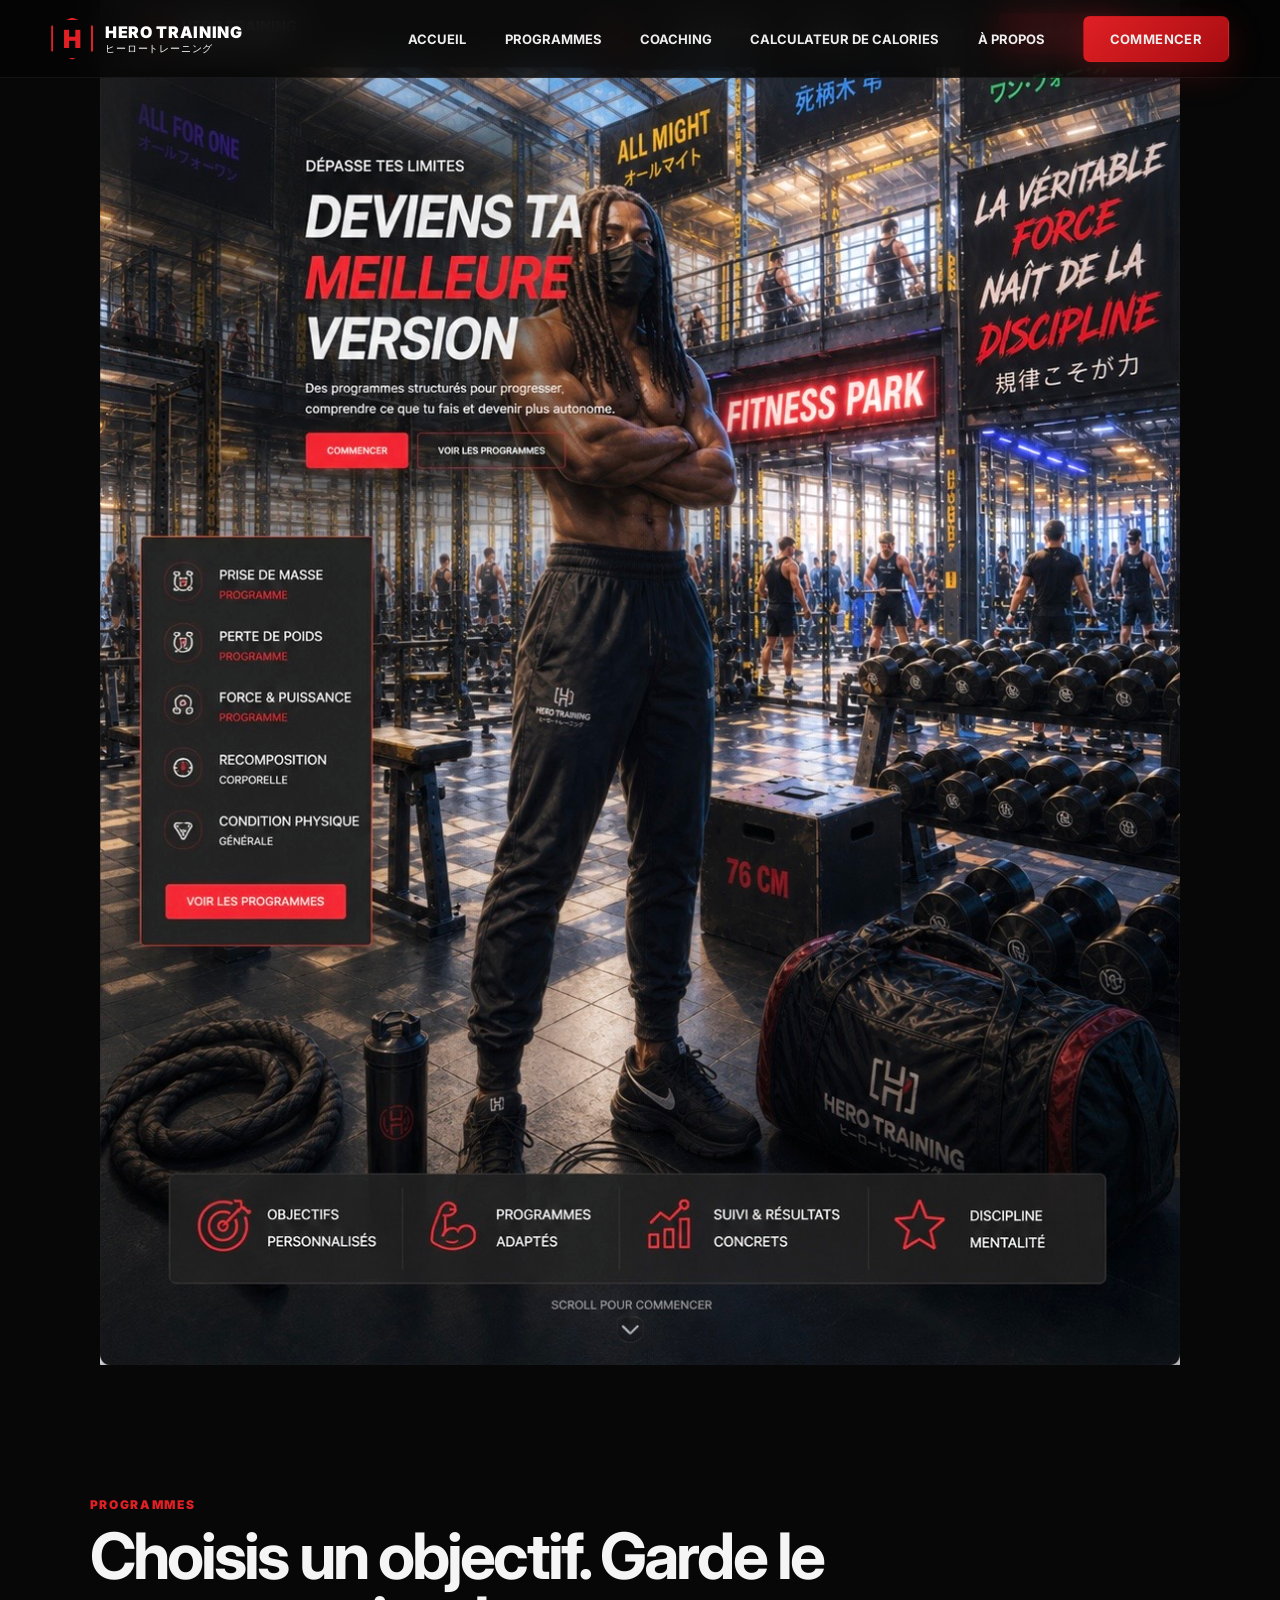
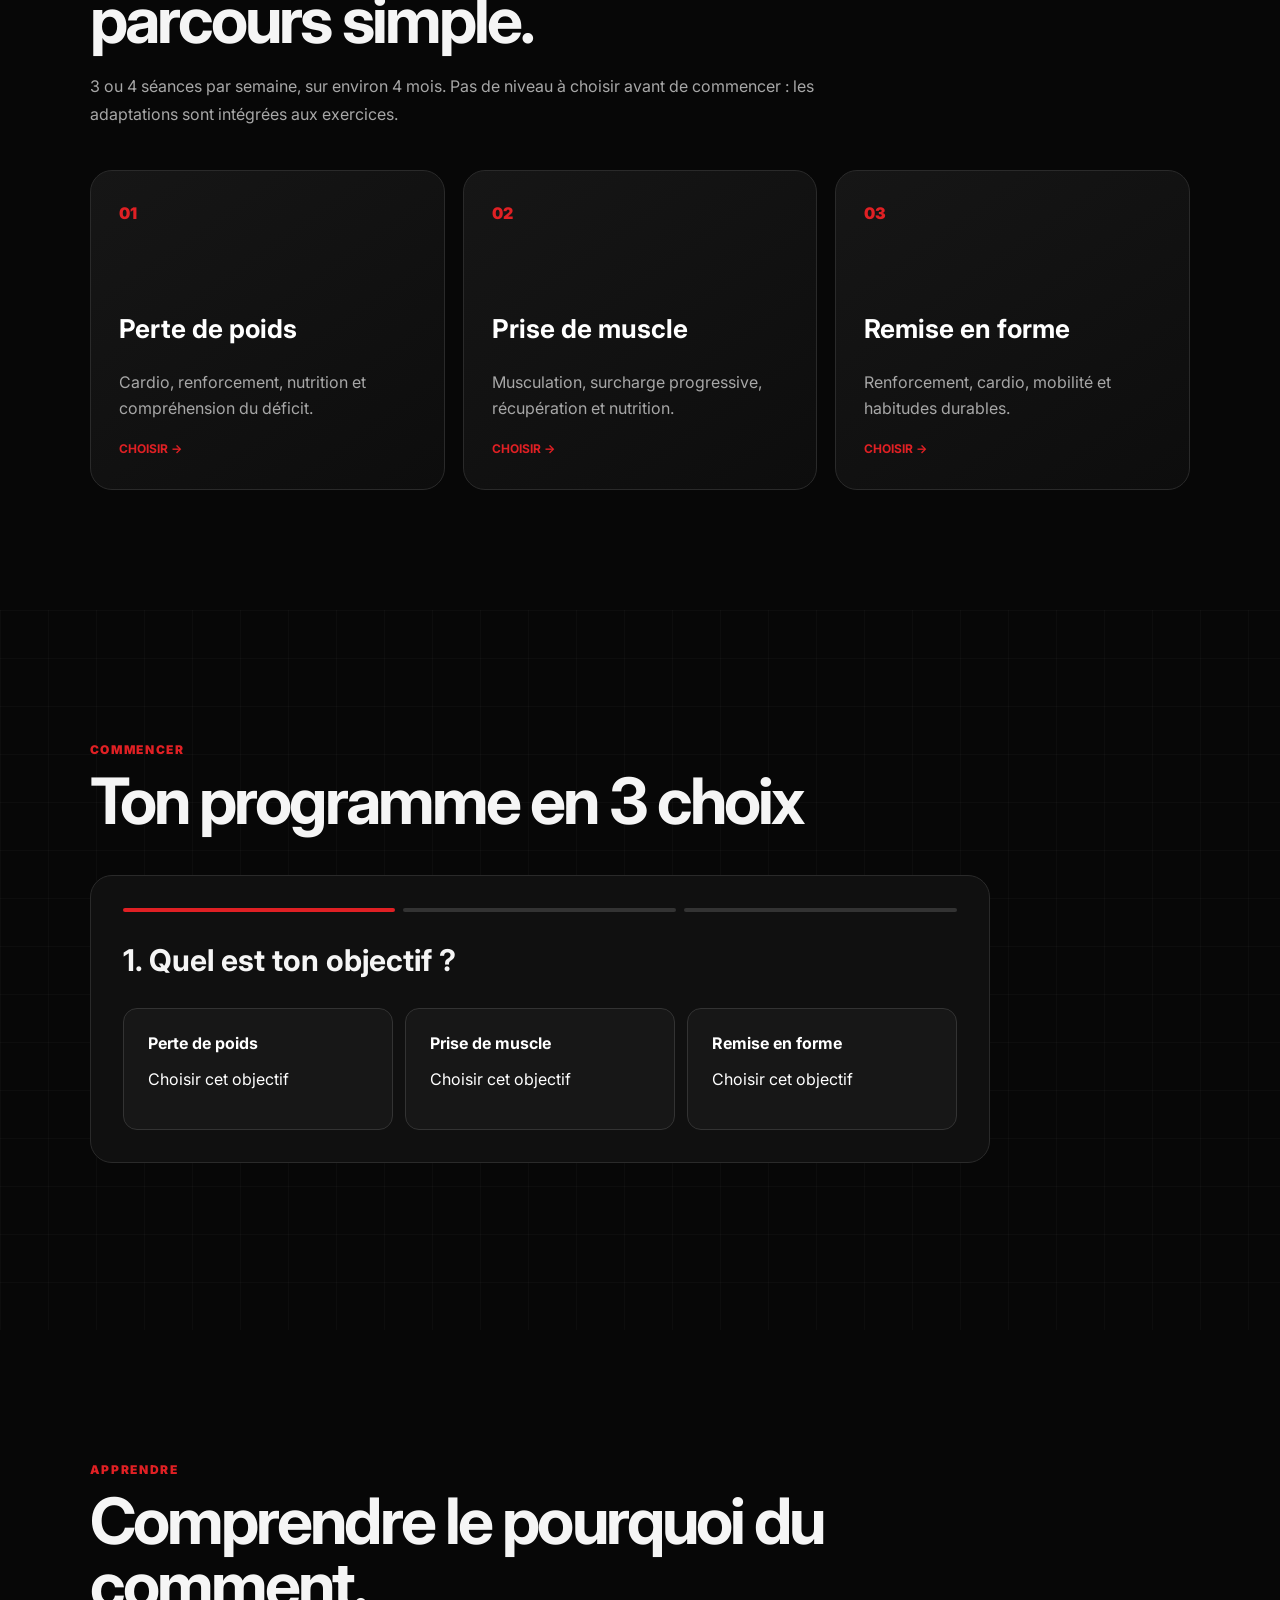
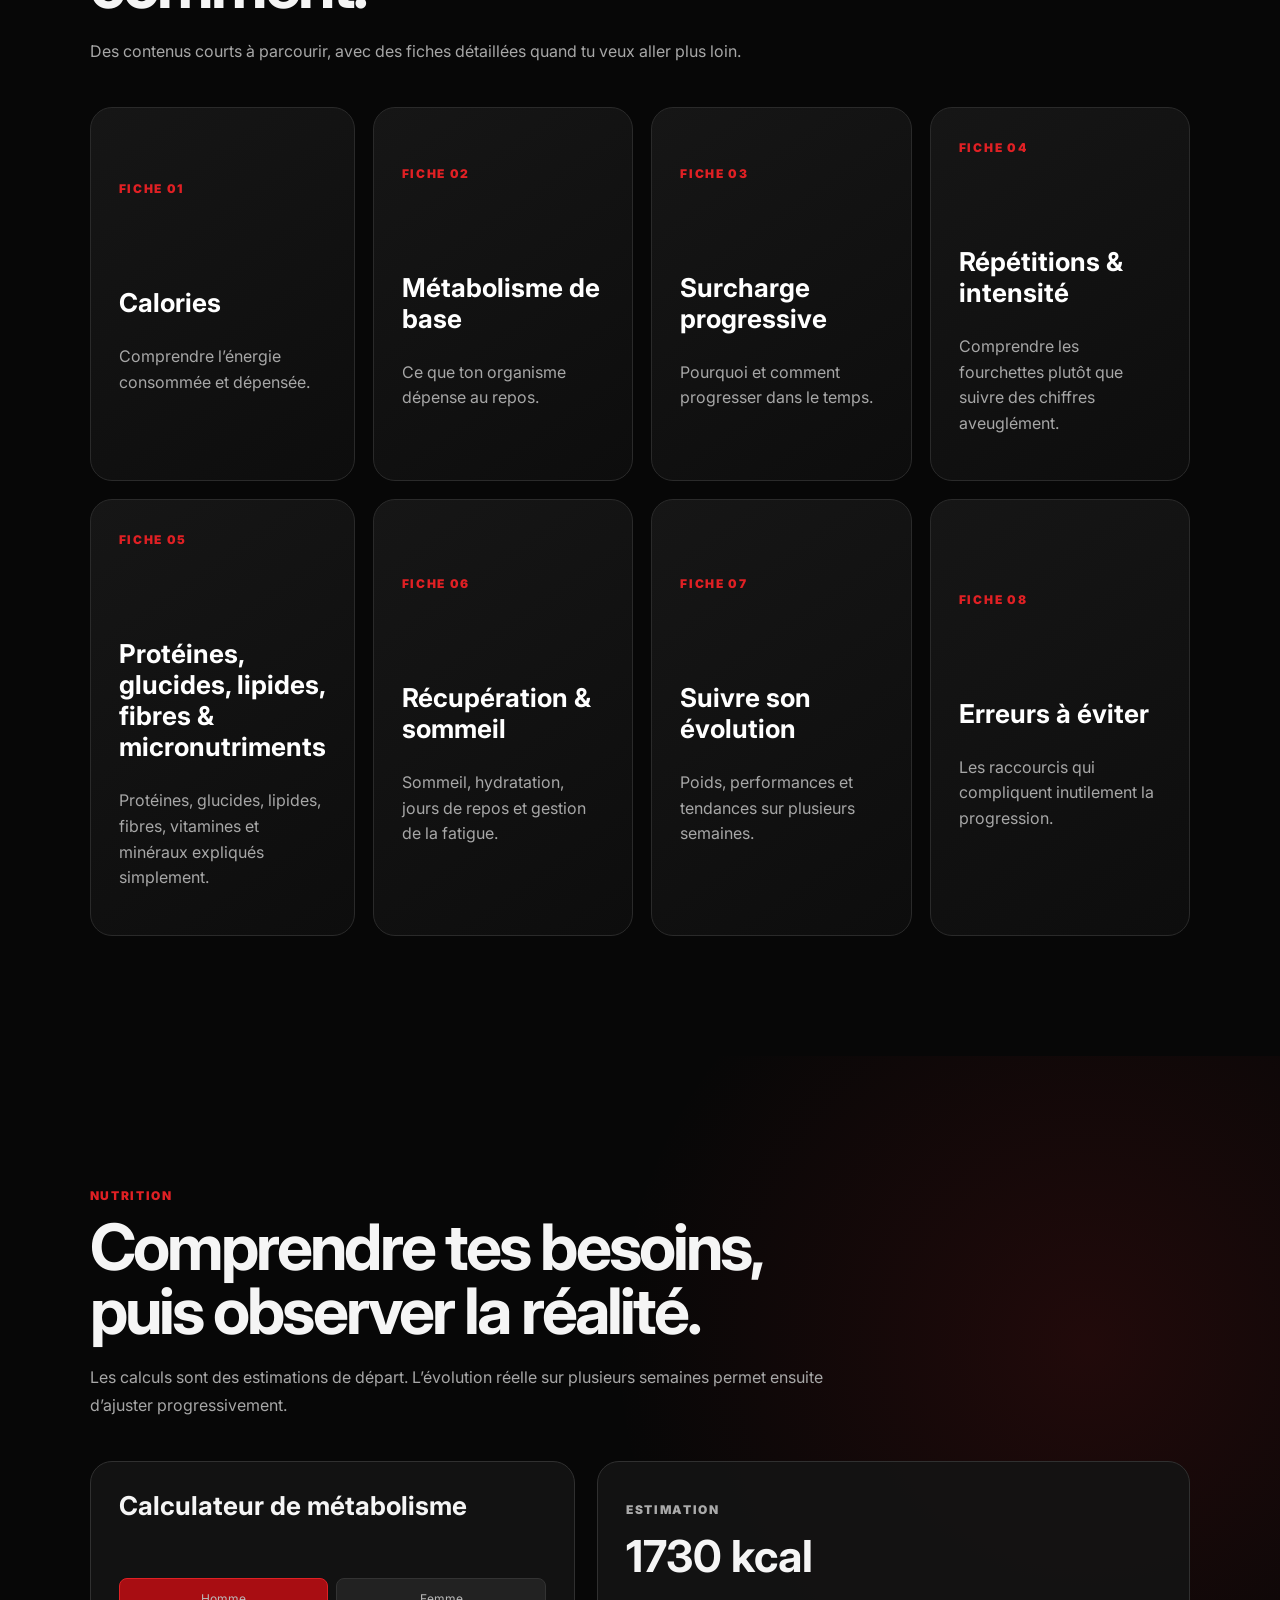
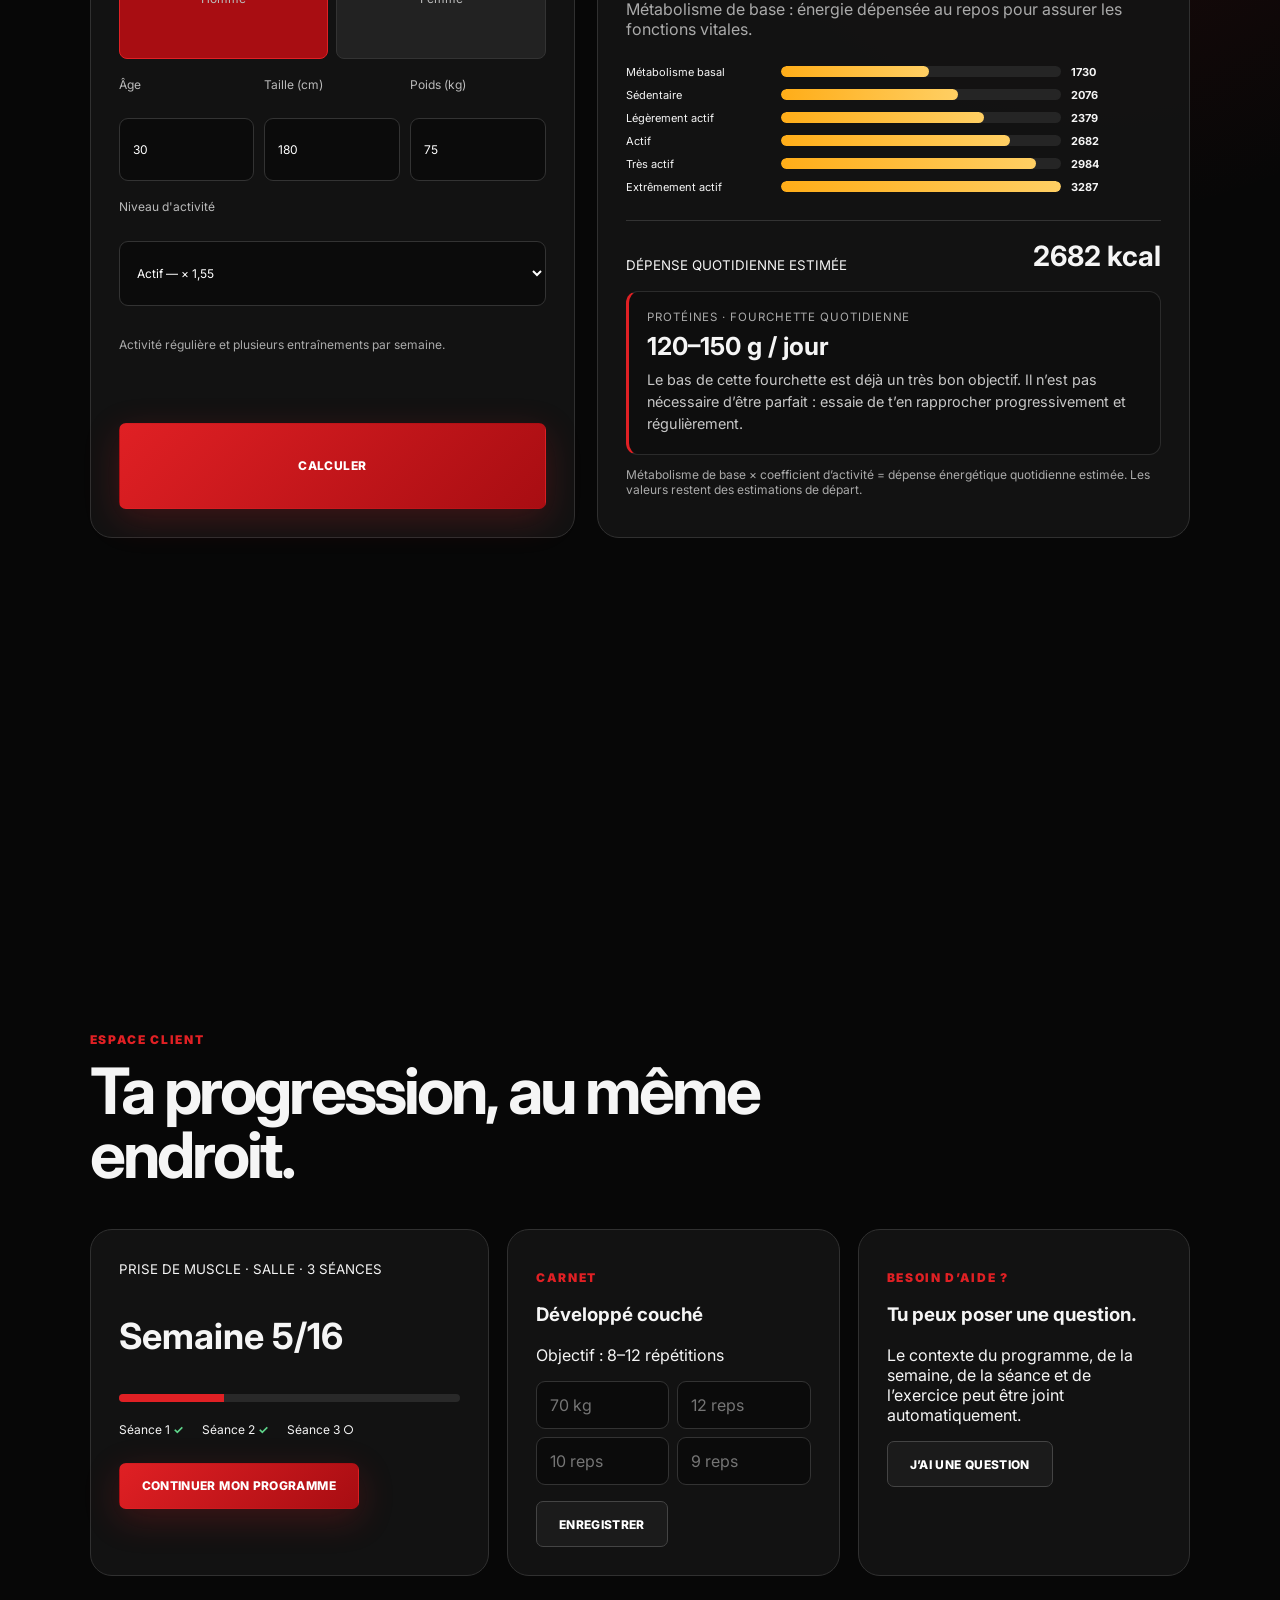
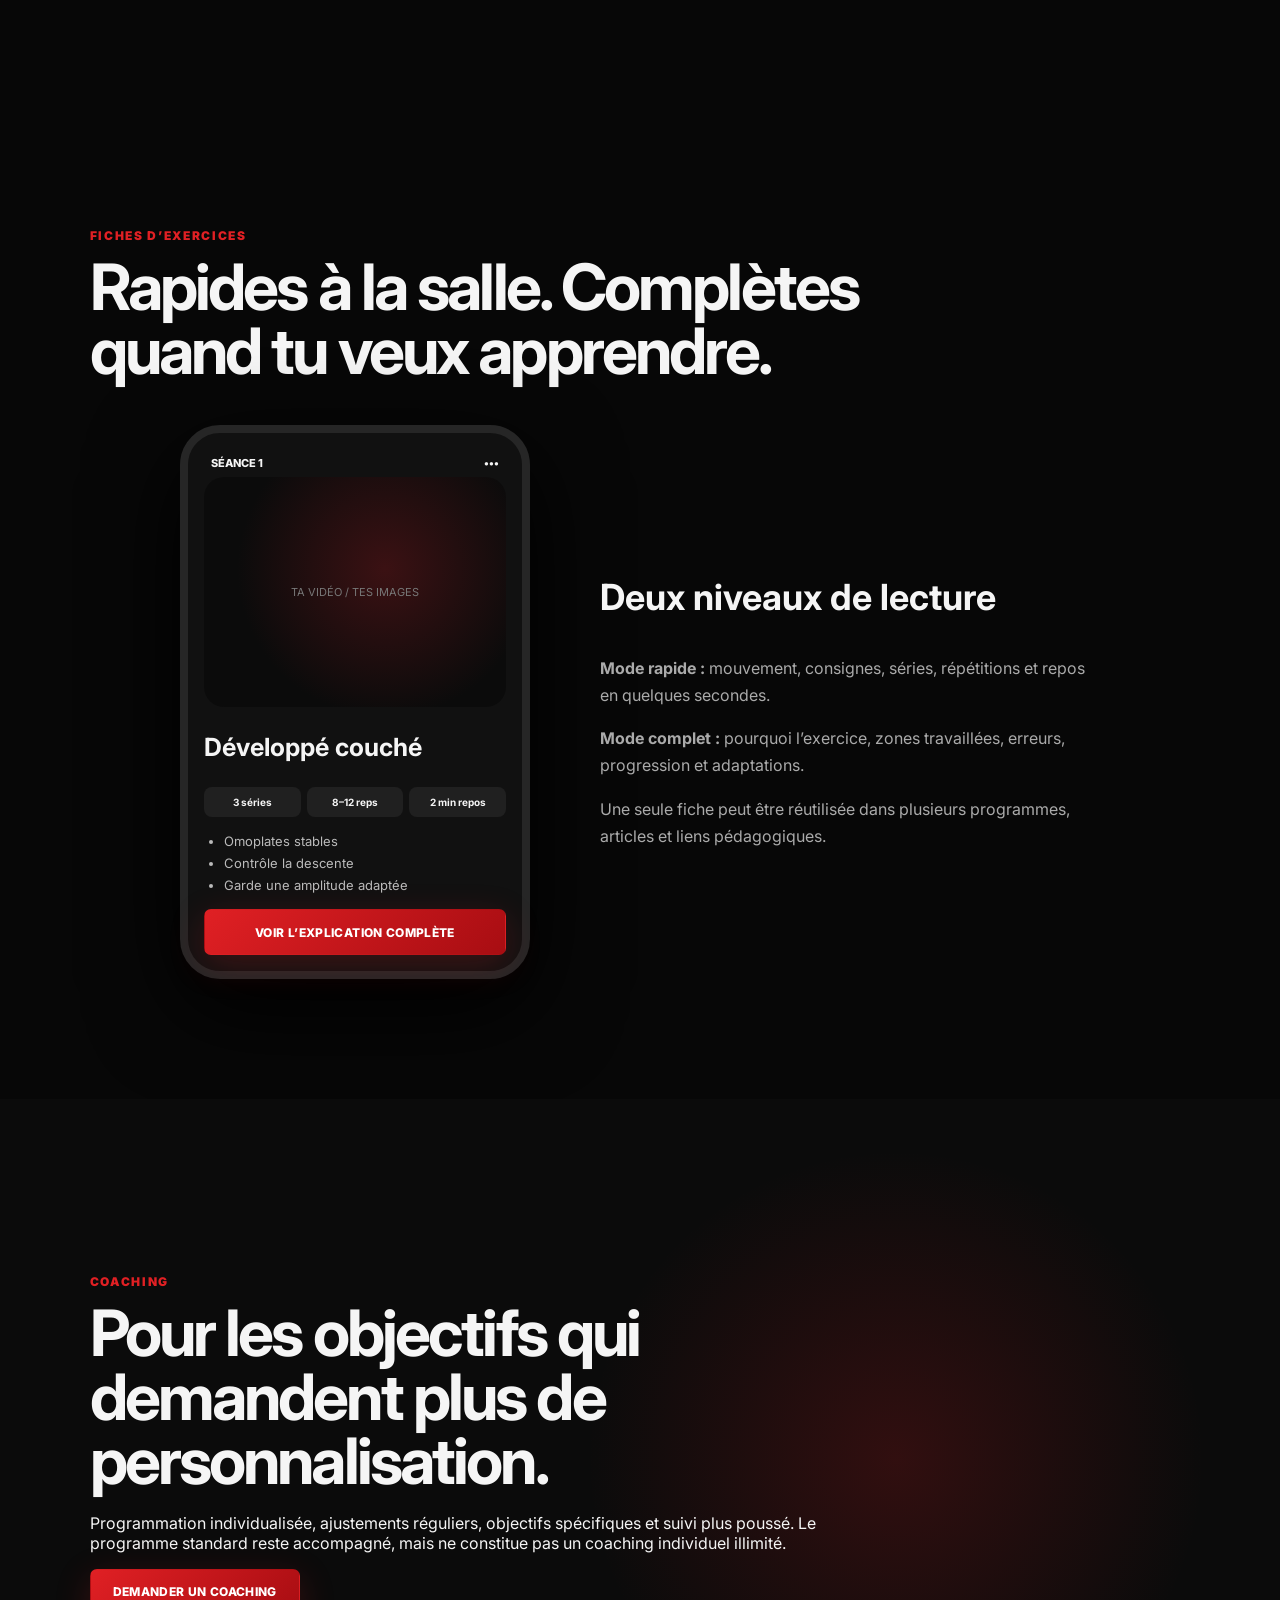
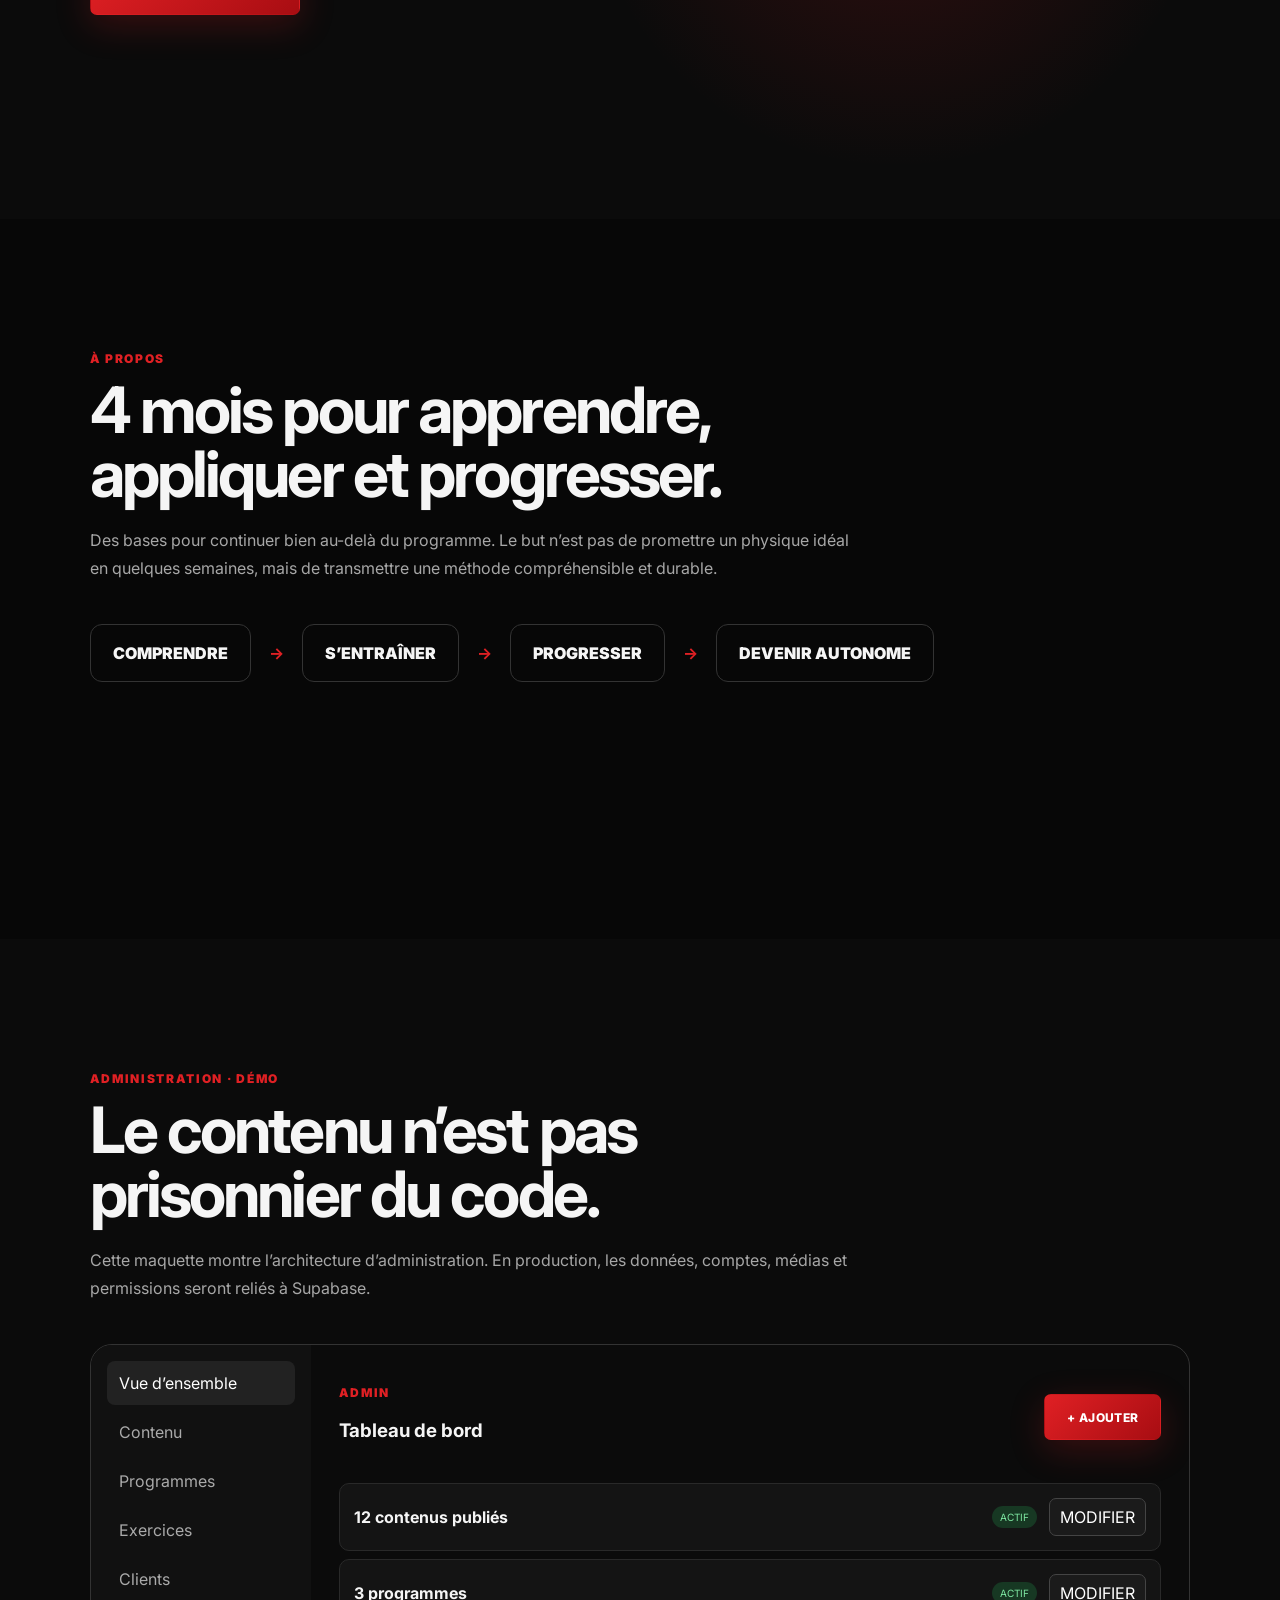
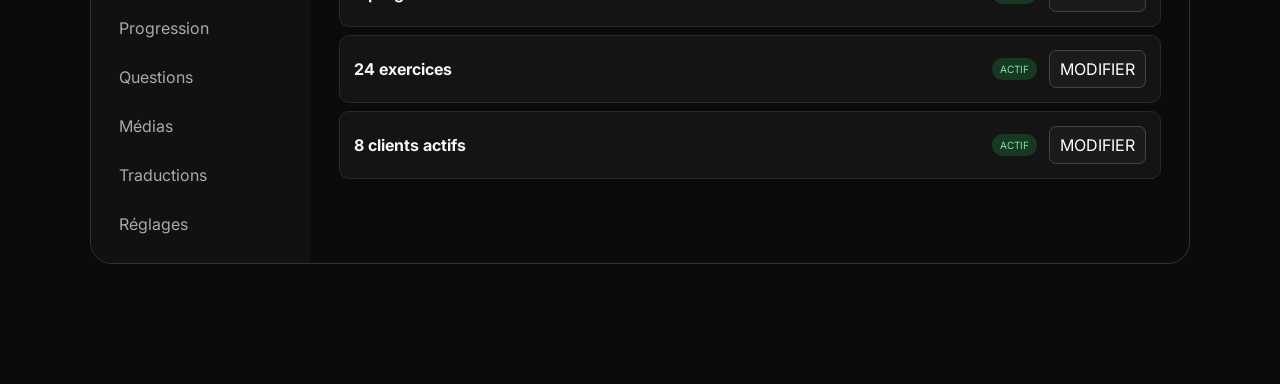
<file: index.html>
<!doctype html>
<html lang="fr">
<head>
  <meta charset="UTF-8" />
  <meta name="viewport" content="width=device-width,initial-scale=1,viewport-fit=cover" />
  <meta name="theme-color" content="#080808" />
  <title>Hero Training</title>
  <link rel="preconnect" href="https://fonts.googleapis.com">
  <link rel="preconnect" href="https://fonts.gstatic.com" crossorigin>
  <link href="https://fonts.googleapis.com/css2?family=Inter:wght@400;500;600;700;800;900&display=swap" rel="stylesheet">
  <link rel="stylesheet" href="styles.css" />
</head>
<body>
  <header class="topbar">
    <a class="brand" href="#accueil" data-route="accueil">
      <span class="brand-mark">H</span><span>HERO TRAINING<small>ヒーロートレーニング</small></span>
    </a>
    <button class="menu-btn" id="menuBtn" aria-label="Ouvrir le menu">☰</button>
    <nav id="mainNav">
      <a href="#accueil" data-route="accueil">ACCUEIL</a>
      <a href="#programmes" data-route="programmes">PROGRAMMES</a>
      <a href="#coaching" data-route="coaching">COACHING</a>
      <a href="calculateur.html">CALCULATEUR DE CALORIES</a>
      <a href="#apropos" data-route="apropos">À PROPOS</a>      <a class="btn btn-primary" href="#commencer" data-route="commencer">COMMENCER</a>
    </nav>
  </header>

  <main id="app">
    <section class="hero hero-reference-page snap" id="accueil" aria-label="Accueil Hero Training">
      <div class="hero-bg" aria-hidden="true"></div>
      <div class="hero-hotspots" aria-label="Raccourcis de la page d’accueil">
        <a class="hotspot hs-title" href="#commencer" aria-label="Commencer"></a>
        <a class="hotspot hs-mass" href="#programmes" data-goal-link="Prise de muscle" aria-label="Prise de masse"></a>
        <a class="hotspot hs-loss" href="#programmes" data-goal-link="Perte de poids" aria-label="Perte de poids"></a>
        <a class="hotspot hs-power" href="#programmes" aria-label="Force et puissance"></a>
        <a class="hotspot hs-recomp" href="#programmes" aria-label="Recomposition corporelle"></a>
        <a class="hotspot hs-condition" href="#programmes" aria-label="Condition physique générale"></a>
        <a class="hotspot hs-programs" href="#programmes" aria-label="Voir les programmes"></a>
        <a class="hotspot hs-objectifs" href="#commencer" aria-label="Objectifs personnalisés"></a>
        <a class="hotspot hs-adaptes" href="#programmes" aria-label="Programmes adaptés"></a>
        <a class="hotspot hs-suivi" href="#dashboard" aria-label="Suivi et résultats"></a>
        <a class="hotspot hs-discipline" href="#coaching" aria-label="Discipline et mentalité"></a>
      </div>
    </section>

    <section class="section snap" id="programmes">
      <div class="section-head reveal"><p class="eyebrow">PROGRAMMES</p><h2>Choisis un objectif. Garde le parcours simple.</h2><p>3 ou 4 séances par semaine, sur environ 4 mois. Pas de niveau à choisir avant de commencer : les adaptations sont intégrées aux exercices.</p></div>
      <div class="cards three">
        <button class="goal-card reveal" data-goal="Perte de poids"><span>01</span><h3>Perte de poids</h3><p>Cardio, renforcement, nutrition et compréhension du déficit.</p><b>CHOISIR →</b></button>
        <button class="goal-card reveal" data-goal="Prise de muscle"><span>02</span><h3>Prise de muscle</h3><p>Musculation, surcharge progressive, récupération et nutrition.</p><b>CHOISIR →</b></button>
        <button class="goal-card reveal" data-goal="Remise en forme"><span>03</span><h3>Remise en forme</h3><p>Renforcement, cardio, mobilité et habitudes durables.</p><b>CHOISIR →</b></button>
      </div>
    </section>

    <section class="section dark-grid snap" id="commencer">
      <div class="section-head reveal"><p class="eyebrow">COMMENCER</p><h2>Ton programme en 3 choix</h2></div>
      <div class="wizard reveal">
        <div class="steps"><i class="active"></i><i></i><i></i></div>
        <div id="wizardBody"></div>
      </div>
    </section>

    <section class="section snap" id="apprendre">
      <div class="section-head reveal"><p class="eyebrow">APPRENDRE</p><h2>Comprendre le pourquoi du comment.</h2><p>Des contenus courts à parcourir, avec des fiches détaillées quand tu veux aller plus loin.</p></div>
      <div class="cards four" id="knowledgeCards"></div>
    </section>

    <section class="section nutrition snap" id="nutrition">
      <div class="section-head reveal"><p class="eyebrow">NUTRITION</p><h2>Comprendre tes besoins, puis observer la réalité.</h2><p>Les calculs sont des estimations de départ. L’évolution réelle sur plusieurs semaines permet ensuite d’ajuster progressivement.</p></div>
      <div class="nutrition-layout">
        <form class="calculator glass reveal" id="bmrForm">
          <h3>Calculateur de métabolisme</h3>
          <div class="segmented"><label><input type="radio" name="sex" value="male" checked><span>Homme</span></label><label><input type="radio" name="sex" value="female"><span>Femme</span></label></div>
          <div class="field-grid">
            <label>Âge<input name="age" type="number" min="14" max="100" value="30"></label>
            <label>Taille (cm)<input name="height" type="number" min="120" max="230" value="180"></label>
            <label>Poids (kg)<input name="weight" type="number" min="35" max="300" step=".1" value="75"></label>
          </div>
          <label>Niveau d'activité<select name="activity" id="activity">
            <option value="1.2">Sédentaire — × 1,20</option>
            <option value="1.375">Légèrement actif — × 1,375</option>
            <option value="1.55" selected>Actif — × 1,55</option>
            <option value="1.725">Très actif — × 1,725</option>
            <option value="1.9">Extrêmement actif — × 1,90</option>
          </select></label>
          <p class="hint" id="activityHint"></p>
          <button class="btn btn-primary" type="submit">CALCULER</button>
        </form>
        <div class="result-panel glass reveal">
          <p class="eyebrow">ESTIMATION</p><h3 id="bmrValue">— kcal</h3><p>Métabolisme de base : énergie dépensée au repos pour assurer les fonctions vitales.</p>
          <div class="energy-bars" id="energyBars"></div>
          <div class="tdee"><small>DÉPENSE QUOTIDIENNE ESTIMÉE</small><strong id="tdeeValue">— kcal</strong></div>
          <div class="protein-box">
            <small>PROTÉINES · FOURCHETTE QUOTIDIENNE</small>
            <strong id="proteinRange">— g / jour</strong>
            <p id="proteinNote">Le bas de la fourchette est déjà très bien. Essaie de t’en rapprocher progressivement, sans pression.</p>
          </div>
          <p class="formula">Métabolisme de base × coefficient d’activité = dépense énergétique quotidienne estimée. Les valeurs restent des estimations de départ.</p>
        </div>
      </div>
      <div class="food-space reveal"><div><p class="eyebrow">PLATS & EXEMPLES</p><h3>Une galerie prévue pour tes propres photos.</h3><p>Ajoute ici tes plats, exemples de repas, portions, idées nutritionnelles et visuels depuis l’administration.</p></div><button class="btn btn-ghost" data-admin-jump="media">GÉRER LES IMAGES</button></div>
    </section>

    <section class="section snap" id="dashboard">
      <div class="section-head reveal"><p class="eyebrow">ESPACE CLIENT</p><h2>Ta progression, au même endroit.</h2></div>
      <div class="dashboard-grid">
        <div class="glass progress-card reveal"><small>PRISE DE MUSCLE · SALLE · 3 SÉANCES</small><h3>Semaine <span>5/16</span></h3><div class="progress"><i style="width:31%"></i></div><div class="session-row"><span>Séance 1 <b>✓</b></span><span>Séance 2 <b>✓</b></span><span>Séance 3 ○</span></div><button class="btn btn-primary">CONTINUER MON PROGRAMME</button></div>
        <div class="glass reveal"><p class="eyebrow">CARNET</p><h3>Développé couché</h3><p>Objectif : 8–12 répétitions</p><div class="log-row"><input placeholder="70 kg"><input placeholder="12 reps"><input placeholder="10 reps"><input placeholder="9 reps"></div><button class="btn btn-ghost" id="saveLog">ENREGISTRER</button><small id="logStatus"></small></div>
        <div class="glass reveal"><p class="eyebrow">BESOIN D’AIDE ?</p><h3>Tu peux poser une question.</h3><p>Le contexte du programme, de la semaine, de la séance et de l’exercice peut être joint automatiquement.</p><button class="btn btn-ghost" id="questionBtn">J’AI UNE QUESTION</button></div>
      </div>
    </section>

    <section class="section snap" id="exercices">
      <div class="section-head reveal"><p class="eyebrow">FICHES D’EXERCICES</p><h2>Rapides à la salle. Complètes quand tu veux apprendre.</h2></div>
      <div class="phone-demo reveal">
        <div class="phone">
          <div class="phone-top">SÉANCE 1 <span>•••</span></div>
          <div class="exercise-visual"><span>TA VIDÉO / TES IMAGES</span></div>
          <h3>Développé couché</h3><div class="quick-stats"><b>3 séries</b><b>8–12 reps</b><b>2 min repos</b></div>
          <ul><li>Omoplates stables</li><li>Contrôle la descente</li><li>Garde une amplitude adaptée</li></ul>
          <button class="btn btn-primary wide" data-modal="exercise">VOIR L’EXPLICATION COMPLÈTE</button>
        </div>
        <div class="phone-copy"><h3>Deux niveaux de lecture</h3><p><b>Mode rapide :</b> mouvement, consignes, séries, répétitions et repos en quelques secondes.</p><p><b>Mode complet :</b> pourquoi l’exercice, zones travaillées, erreurs, progression et adaptations.</p><p>Une seule fiche peut être réutilisée dans plusieurs programmes, articles et liens pédagogiques.</p></div>
      </div>
    </section>

    <section class="section premium snap" id="coaching">
      <div class="section-head reveal"><p class="eyebrow">COACHING</p><h2>Pour les objectifs qui demandent plus de personnalisation.</h2><p>Programmation individualisée, ajustements réguliers, objectifs spécifiques et suivi plus poussé. Le programme standard reste accompagné, mais ne constitue pas un coaching individuel illimité.</p><button class="btn btn-primary">DEMANDER UN COACHING</button></div>
    </section>

    <section class="section snap" id="apropos">
      <div class="section-head reveal"><p class="eyebrow">À PROPOS</p><h2>4 mois pour apprendre, appliquer et progresser.</h2><p>Des bases pour continuer bien au-delà du programme. Le but n’est pas de promettre un physique idéal en quelques semaines, mais de transmettre une méthode compréhensible et durable.</p></div>
      <div class="journey reveal"><span>COMPRENDRE</span><b>→</b><span>S’ENTRAÎNER</span><b>→</b><span>PROGRESSER</span><b>→</b><span>DEVENIR AUTONOME</span></div>
    </section>

    <section class="section admin snap" id="admin">
      <div class="section-head reveal"><p class="eyebrow">ADMINISTRATION · DÉMO</p><h2>Le contenu n’est pas prisonnier du code.</h2><p>Cette maquette montre l’architecture d’administration. En production, les données, comptes, médias et permissions seront reliés à Supabase.</p></div>
      <div class="admin-shell reveal">
        <aside id="adminTabs"></aside>
        <div class="admin-main" id="adminMain"></div>
      </div>
    </section>
  </main>

  <div class="modal" id="modal" aria-hidden="true"><div class="modal-card"><button class="modal-close" id="modalClose">×</button><div id="modalBody"></div></div></div>
  <div class="toast" id="toast"></div>
  <script src="app.js"></script>
</body>
</html>
</file>
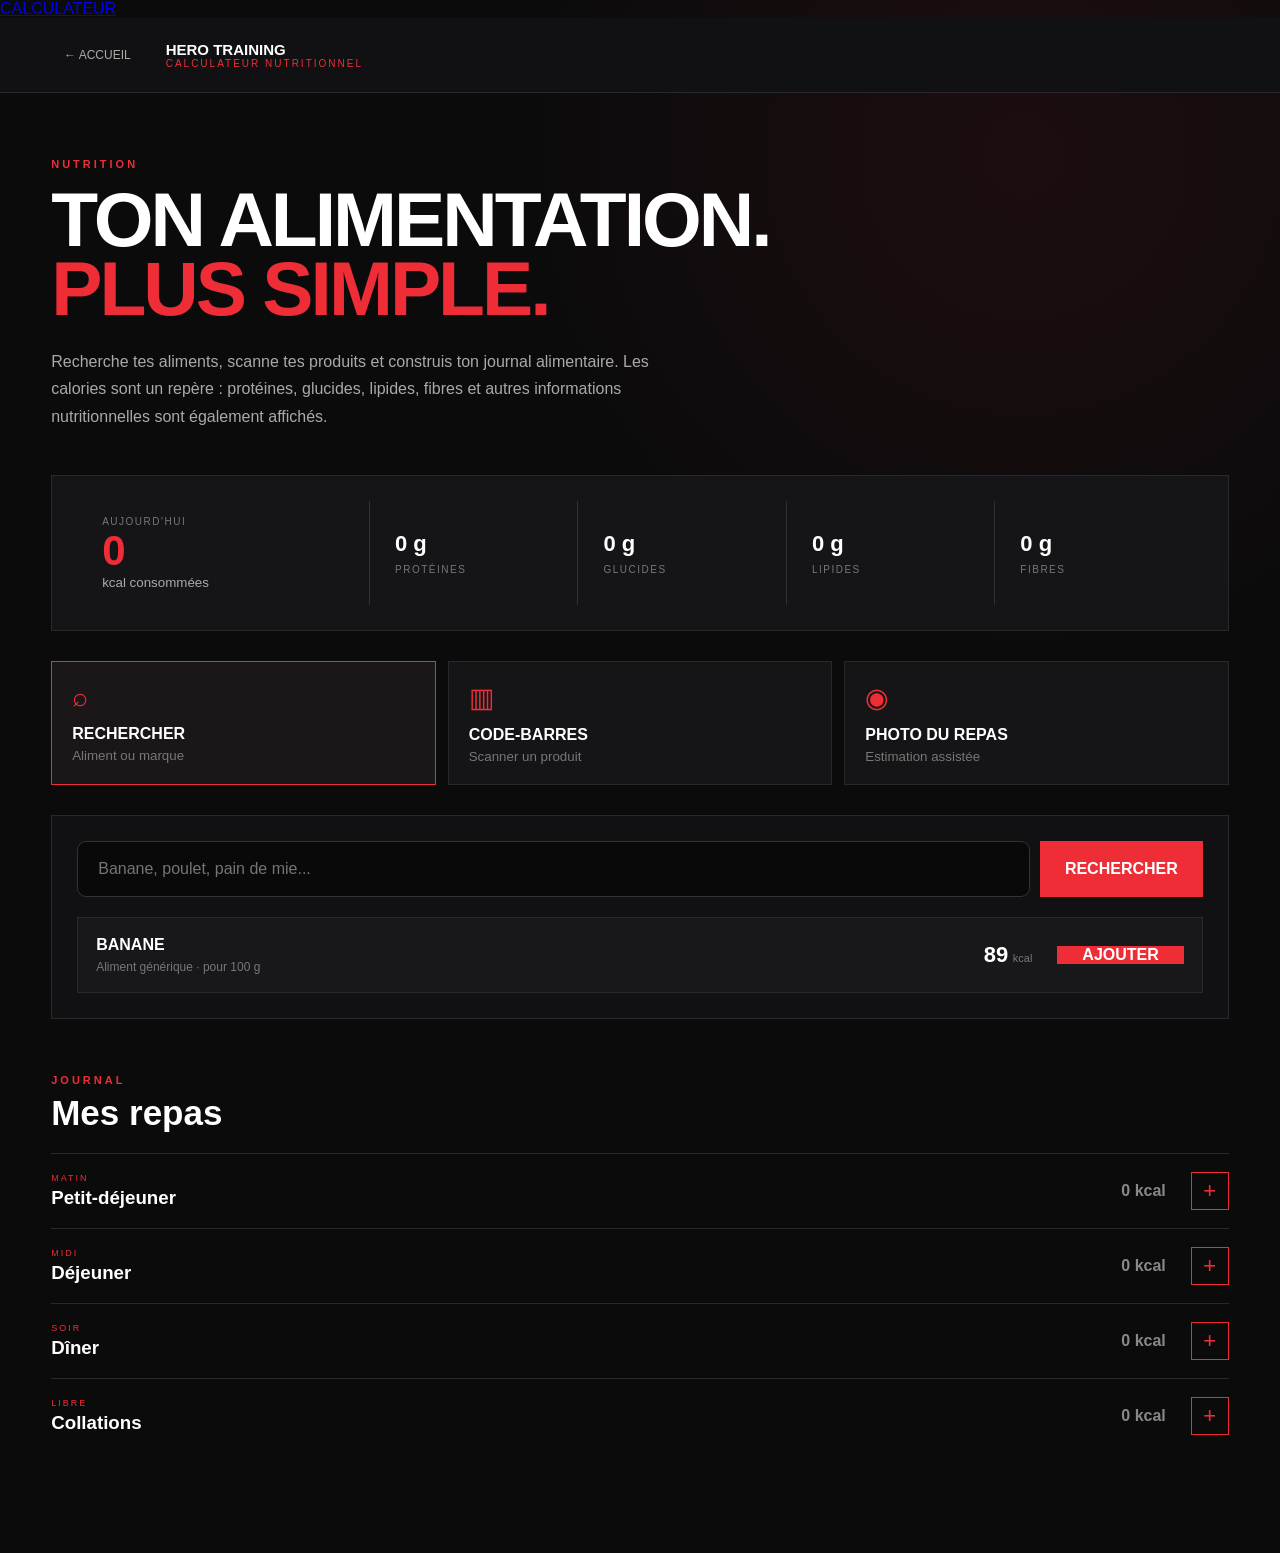
<file: calculateur.html>
<a href="calculateur.html">CALCULATEUR</a>
<!DOCTYPE html>
<html lang="fr">
<head>
    <meta charset="UTF-8">
    <meta name="viewport" content="width=device-width, initial-scale=1.0">
    <title>Calculateur nutritionnel | Hero Training</title>
    <link rel="stylesheet" href="styles.css">
</head>

<body class="nutrition-page">

<header class="nutrition-header">
    <a href="index.html" class="nutrition-back">← ACCUEIL</a>

    <div>
        <strong>HERO TRAINING</strong>
        <span>CALCULATEUR NUTRITIONNEL</span>
    </div>
</header>

<main class="nutrition-app">

    <section class="nutrition-intro">
        <span class="nutrition-label">NUTRITION</span>

        <h1>
            TON ALIMENTATION.<br>
            <em>PLUS SIMPLE.</em>
        </h1>

        <p>
            Recherche tes aliments, scanne tes produits et construis
            ton journal alimentaire. Les calories sont un repère :
            protéines, glucides, lipides, fibres et autres informations
            nutritionnelles sont également affichés.
        </p>
    </section>

    <section class="daily-summary">

        <div class="summary-main">
            <span>AUJOURD'HUI</span>
            <strong id="totalCalories">0</strong>
            <small>kcal consommées</small>
        </div>

        <div class="macro">
            <strong id="totalProtein">0 g</strong>
            <span>PROTÉINES</span>
        </div>

        <div class="macro">
            <strong id="totalCarbs">0 g</strong>
            <span>GLUCIDES</span>
        </div>

        <div class="macro">
            <strong id="totalFat">0 g</strong>
            <span>LIPIDES</span>
        </div>

        <div class="macro">
            <strong id="totalFiber">0 g</strong>
            <span>FIBRES</span>
        </div>

    </section>


    <section class="food-tools">

        <button class="food-tool active" data-mode="search">
            <span>⌕</span>
            <strong>RECHERCHER</strong>
            <small>Aliment ou marque</small>
        </button>

        <button class="food-tool" data-mode="barcode">
            <span>▥</span>
            <strong>CODE-BARRES</strong>
            <small>Scanner un produit</small>
        </button>

        <button class="food-tool" data-mode="photo">
            <span>◉</span>
            <strong>PHOTO DU REPAS</strong>
            <small>Estimation assistée</small>
        </button>

    </section>


    <section class="food-search">

        <div class="search-box">
            <input
                id="foodSearch"
                type="search"
                placeholder="Banane, poulet, pain de mie..."
                autocomplete="off"
            >
            <button id="searchFoodButton">RECHERCHER</button>
        </div>

        <div id="foodResults" class="food-results">

            <article class="food-result"
                data-name="Banane"
                data-calories="89"
                data-protein="1.1"
                data-carbs="22.8"
                data-fat="0.3"
                data-fiber="2.6">

                <div>
                    <strong>BANANE</strong>
                    <span>Aliment générique · pour 100 g</span>
                </div>

                <div class="food-kcal">
                    <strong>89</strong>
                    <span>kcal</span>
                </div>

                <button class="add-food">AJOUTER</button>
            </article>

        </div>

    </section>


    <section class="meal-journal">

        <div class="journal-title">
            <span>JOURNAL</span>
            <h2>Mes repas</h2>
        </div>

        <article class="meal-card">
            <div>
                <span>MATIN</span>
                <h3>Petit-déjeuner</h3>
            </div>

            <strong id="breakfastCalories">0 kcal</strong>
            <button class="meal-add" data-meal="Petit-déjeuner">+</button>
        </article>

        <article class="meal-card">
            <div>
                <span>MIDI</span>
                <h3>Déjeuner</h3>
            </div>

            <strong>0 kcal</strong>
            <button class="meal-add" data-meal="Déjeuner">+</button>
        </article>

        <article class="meal-card">
            <div>
                <span>SOIR</span>
                <h3>Dîner</h3>
            </div>

            <strong>0 kcal</strong>
            <button class="meal-add" data-meal="Dîner">+</button>
        </article>

        <article class="meal-card">
            <div>
                <span>LIBRE</span>
                <h3>Collations</h3>
            </div>

            <strong>0 kcal</strong>
            <button class="meal-add" data-meal="Collations">+</button>
        </article>

    </section>

</main>

<script src="nutrition.js"></script>

</body>
</html>
</file>
<file: styles.css>
:root{--bg:#070707;--panel:#111;--panel2:#171717;--text:#f5f5f5;--muted:#a7a7a7;--red:#e02024;--red2:#a80d12;--line:#2a2a2a;--orange:#ffad18;--radius:22px}*{box-sizing:border-box}html{scroll-behavior:smooth;scroll-snap-type:y proximity}body{margin:0;background:var(--bg);color:var(--text);font-family:Inter,Arial,sans-serif;overflow-x:hidden}button,input,select,textarea{font:inherit}button,a{ -webkit-tap-highlight-color:transparent}.topbar{position:fixed;z-index:50;top:0;left:0;right:0;height:78px;padding:0 clamp(20px,5vw,72px);display:flex;align-items:center;justify-content:space-between;background:rgba(5,5,5,.78);backdrop-filter:blur(18px);border-bottom:1px solid rgba(255,255,255,.06)}.brand{display:flex;align-items:center;gap:12px;color:white;text-decoration:none;font-weight:900;letter-spacing:.04em}.brand small{display:block;font-size:10px;font-weight:500;letter-spacing:.08em}.brand-mark{display:grid;place-items:center;width:42px;height:42px;border:2px solid var(--red);color:var(--red);clip-path:polygon(50% 0,100% 20%,100% 80%,50% 100%,0 80%,0 20%);font-size:25px}.topbar nav{display:flex;align-items:center;gap:34px}.topbar nav a{color:#eee;text-decoration:none;font-size:13px;font-weight:700;transition:.25s}.topbar nav a:not(.btn):hover{color:var(--red)}.menu-btn{display:none;background:none;border:0;color:#fff;font-size:25px}.btn{display:inline-flex;align-items:center;justify-content:center;min-height:46px;padding:0 22px;border-radius:7px;border:1px solid transparent;text-decoration:none;color:#fff;font-weight:800;font-size:12px;letter-spacing:.03em;cursor:pointer;transition:transform .2s,background .2s,border .2s}.btn:hover{transform:translateY(-2px)}.btn-primary{background:linear-gradient(135deg,var(--red),var(--red2));box-shadow:0 10px 35px rgba(224,32,36,.22)}.btn-ghost{background:rgba(255,255,255,.04);border-color:#444}.wide{width:100%}.snap{scroll-snap-align:start}.hero{position:relative;min-height:100svh;display:flex;align-items:center;padding:120px clamp(22px,8vw,130px) 130px;overflow:hidden}.hero-bg{position:absolute;inset:0;background:url("/hero-reference.jpeg") center/cover no-repeat;transform:scale(1.02)}.scrim{position:absolute;inset:0;background:linear-gradient(90deg,rgba(0,0,0,.84) 0%,rgba(0,0,0,.45) 48%,rgba(0,0,0,.12) 75%),linear-gradient(0deg,rgba(0,0,0,.75),transparent 35%)}.hero-copy{position:relative;z-index:2;max-width:610px}.eyebrow{color:var(--red);font-size:12px;font-weight:900;letter-spacing:.14em}.hero h1{font-size:clamp(52px,7vw,104px);line-height:.86;margin:12px 0 24px;letter-spacing:-.065em;font-style:italic}.hero h1 span{color:var(--red)}.lead{max-width:560px;color:#d0d0d0;line-height:1.7}.actions{display:flex;gap:12px;margin-top:28px}.hero-badges{position:absolute;z-index:2;bottom:22px;left:50%;transform:translateX(-50%);width:min(920px,90%);display:grid;grid-template-columns:repeat(4,1fr);background:rgba(10,10,10,.86);backdrop-filter:blur(10px);border:1px solid #333;border-radius:12px}.hero-badges span{padding:20px;text-align:center;font-size:12px;font-weight:700;border-right:1px solid #333}.hero-badges span:last-child{border:0}.section{min-height:80svh;padding:120px clamp(22px,7vw,110px);position:relative}.section-head{max-width:780px;margin-bottom:42px}.section h2{font-size:clamp(34px,5vw,68px);line-height:1;letter-spacing:-.045em;margin:10px 0 20px}.section-head>p:last-child{color:var(--muted);line-height:1.75}.cards{display:grid;gap:18px}.cards.three{grid-template-columns:repeat(3,1fr)}.cards.four{grid-template-columns:repeat(4,1fr)}.goal-card,.knowledge-card{min-height:320px;padding:28px;text-align:left;color:white;background:linear-gradient(145deg,#161616,#0d0d0d);border:1px solid var(--line);border-radius:var(--radius);cursor:pointer;transition:.35s}.goal-card:hover,.knowledge-card:hover{transform:translateY(-7px);border-color:#5a1719;box-shadow:0 20px 60px rgba(0,0,0,.35)}.goal-card span{color:var(--red);font-weight:900}.goal-card h3,.knowledge-card h3{font-size:26px;margin-top:90px}.goal-card p,.knowledge-card p{color:var(--muted);line-height:1.6}.goal-card b{color:var(--red);font-size:12px}.dark-grid{background-image:linear-gradient(rgba(255,255,255,.025) 1px,transparent 1px),linear-gradient(90deg,rgba(255,255,255,.025) 1px,transparent 1px);background-size:48px 48px}.wizard{max-width:900px;background:#101010;border:1px solid var(--line);border-radius:var(--radius);padding:32px}.steps{display:flex;gap:8px;margin-bottom:28px}.steps i{height:4px;flex:1;background:#333;border-radius:5px}.steps i.active{background:var(--red)}.choice-grid{display:grid;grid-template-columns:repeat(3,1fr);gap:12px}.choice{padding:24px;background:#171717;border:1px solid #333;border-radius:14px;color:white;text-align:left;cursor:pointer}.choice:hover{border-color:var(--red)}.wizard h3{font-size:30px}.wizard-summary{display:grid;gap:10px;margin:20px 0}.wizard-summary span{padding:15px;border:1px solid #333;border-radius:10px}.nutrition{background:radial-gradient(circle at 85% 20%,rgba(224,32,36,.12),transparent 30%)}.nutrition-layout{display:grid;grid-template-columns:.9fr 1.1fr;gap:22px}.glass{background:rgba(20,20,20,.88);border:1px solid #303030;border-radius:var(--radius);padding:28px}.calculator{display:grid;gap:18px}.calculator h3{font-size:26px;margin:0}.segmented{display:grid;grid-template-columns:1fr 1fr;gap:8px}.segmented input{display:none}.segmented span{display:block;padding:12px;text-align:center;background:#222;border:1px solid #333;border-radius:8px;cursor:pointer}.segmented input:checked+span{background:var(--red2);border-color:var(--red)}.field-grid{display:grid;grid-template-columns:repeat(3,1fr);gap:10px}label{display:grid;gap:7px;color:#bbb;font-size:12px}input,select,textarea{width:100%;background:#0b0b0b;color:#fff;border:1px solid #333;border-radius:9px;padding:13px;outline:none}input:focus,select:focus,textarea:focus{border-color:var(--red)}.hint{font-size:12px;color:#aaa;line-height:1.5}.result-panel h3{font-size:44px;margin:8px 0}.result-panel>p{color:#aaa}.energy-bars{display:grid;gap:9px;margin:26px 0}.bar-row{display:grid;grid-template-columns:145px 1fr 90px;gap:10px;align-items:center;font-size:11px}.bar{height:11px;background:#252525;border-radius:8px;overflow:hidden}.bar i{display:block;height:100%;background:linear-gradient(90deg,var(--orange),#ffcf63);border-radius:8px}.tdee{display:flex;justify-content:space-between;align-items:end;border-top:1px solid #333;padding-top:18px}.tdee strong{font-size:28px}.formula{font-size:12px}.food-space{margin-top:22px;min-height:220px;border:1px dashed #555;border-radius:var(--radius);display:flex;align-items:center;justify-content:space-between;gap:20px;padding:34px;background:linear-gradient(90deg,#111,rgba(224,32,36,.08))}.food-space p{color:#aaa;max-width:650px}.dashboard-grid{display:grid;grid-template-columns:1.2fr 1fr 1fr;gap:18px}.progress-card h3{font-size:36px}.progress{height:8px;background:#292929;border-radius:9px;overflow:hidden;margin:20px 0}.progress i{display:block;height:100%;background:var(--red)}.session-row{display:flex;gap:18px;margin:18px 0 26px;font-size:12px}.session-row b{color:#5fd58b}.log-row{display:grid;grid-template-columns:repeat(2,1fr);gap:8px;margin:16px 0}.phone-demo{display:flex;align-items:center;justify-content:center;gap:70px}.phone{width:350px;padding:16px;background:#111;border:8px solid #262626;border-radius:40px;box-shadow:0 30px 90px #000}.phone-top{display:flex;justify-content:space-between;font-size:11px;font-weight:800;padding:7px}.exercise-visual{height:230px;border-radius:20px;background:radial-gradient(circle at 60% 40%,#3b1113,#0b0b0b 65%);display:grid;place-items:center;color:#777;font-size:11px}.phone h3{font-size:25px}.quick-stats{display:grid;grid-template-columns:repeat(3,1fr);gap:6px}.quick-stats b{padding:9px 5px;background:#202020;border-radius:8px;text-align:center;font-size:10px}.phone ul{padding-left:20px;color:#bbb;font-size:13px;line-height:1.7}.phone-copy{max-width:500px}.phone-copy h3{font-size:36px}.phone-copy p{color:#aaa;line-height:1.7}.premium{display:flex;align-items:center;background:radial-gradient(circle at 70% 50%,rgba(224,32,36,.18),transparent 32%),#0b0b0b}.journey{display:flex;flex-wrap:wrap;gap:18px;align-items:center;font-weight:900}.journey span{padding:18px 22px;border:1px solid #333;border-radius:12px}.journey b{color:var(--red)}.admin{background:#0b0b0b}.admin-shell{display:grid;grid-template-columns:220px 1fr;min-height:520px;border:1px solid #333;border-radius:var(--radius);overflow:hidden}.admin-shell aside{background:#111;padding:16px;display:flex;flex-direction:column;gap:5px}.admin-tab{background:transparent;border:0;color:#aaa;text-align:left;padding:12px;border-radius:8px;cursor:pointer}.admin-tab.active,.admin-tab:hover{background:#222;color:#fff}.admin-main{padding:28px}.admin-toolbar{display:flex;justify-content:space-between;gap:12px;align-items:center;margin-bottom:22px}.admin-list{display:grid;gap:8px}.admin-item{display:grid;grid-template-columns:1fr auto auto;gap:12px;align-items:center;padding:14px;background:#141414;border:1px solid #292929;border-radius:10px}.status{font-size:10px;padding:5px 8px;border-radius:20px;background:#173823;color:#7de6a1}.status.draft{background:#3a3015;color:#ffd86b}.mini-btn{border:1px solid #444;background:#1b1b1b;color:white;border-radius:7px;padding:8px 10px;cursor:pointer}.modal{position:fixed;z-index:100;inset:0;display:none;place-items:center;padding:20px;background:rgba(0,0,0,.82);backdrop-filter:blur(8px)}.modal.open{display:grid}.modal-card{position:relative;width:min(760px,100%);max-height:88svh;overflow:auto;background:#111;border:1px solid #333;border-radius:24px;padding:30px}.modal-close{position:absolute;right:18px;top:15px;background:#222;color:white;border:0;border-radius:50%;width:36px;height:36px;font-size:22px}.modal-card h2{font-size:36px}.click-term{color:#ff6568;text-decoration:underline;text-decoration-style:dotted;cursor:pointer}.toast{position:fixed;z-index:120;right:20px;bottom:20px;padding:13px 18px;background:#eee;color:#111;border-radius:9px;font-weight:700;font-size:12px;transform:translateY(100px);opacity:0;transition:.3s}.toast.show{transform:none;opacity:1}.reveal{opacity:0;transform:translateY(24px);transition:.7s cubic-bezier(.2,.7,.2,1)}.reveal.visible{opacity:1;transform:none}@media(max-width:900px){html{scroll-snap-type:none}.topbar{height:66px;padding:0 18px}.menu-btn{display:block}.topbar nav{display:none;position:absolute;top:66px;left:0;right:0;padding:18px;background:#090909;flex-direction:column;align-items:stretch;gap:4px}.topbar nav.open{display:flex}.topbar nav a{padding:12px}.hero{padding:100px 22px 145px;min-height:100svh;align-items:end}.hero-bg{background-position:58% center}.scrim{background:linear-gradient(0deg,rgba(0,0,0,.92) 0%,rgba(0,0,0,.35) 65%,rgba(0,0,0,.15))}.hero h1{font-size:clamp(46px,15vw,72px)}.hero-badges{grid-template-columns:1fr 1fr;bottom:14px}.hero-badges span{padding:10px;font-size:9px}.section{padding:90px 20px;min-height:auto}.cards.three,.cards.four,.nutrition-layout,.dashboard-grid{grid-template-columns:1fr}.goal-card{min-height:220px}.goal-card h3,.knowledge-card h3{margin-top:45px}.choice-grid{grid-template-columns:1fr}.field-grid{grid-template-columns:1fr}.bar-row{grid-template-columns:105px 1fr 72px}.food-space{align-items:flex-start;flex-direction:column}.phone-demo{flex-direction:column;gap:35px}.phone{width:min(350px,100%)}.admin-shell{grid-template-columns:1fr}.admin-shell aside{flex-direction:row;overflow:auto}.admin-tab{white-space:nowrap}.admin-item{grid-template-columns:1fr}.journey{align-items:stretch;flex-direction:column}.journey b{transform:rotate(90deg);align-self:center}.actions{flex-wrap:wrap}}@media(prefers-reduced-motion:reduce){html{scroll-behavior:auto}.reveal{opacity:1;transform:none;transition:none}.btn,.goal-card,.knowledge-card{transition:none}}
.protein-box{margin-top:18px;padding:18px;border:1px solid rgba(255,255,255,.12);border-left:3px solid var(--red,#e51b23);background:rgba(0,0,0,.22);border-radius:12px}
.protein-box small{display:block;color:#aaa;font-size:.72rem;letter-spacing:.08em;margin-bottom:7px}
.protein-box strong{display:block;font-size:1.55rem;margin-bottom:8px}
.protein-box p{margin:0;color:#c7c7c7;line-height:1.55;font-size:.9rem}
/* Déplace uniquement le bloc principal du HERO */
.hero-copy {
    position: absolute;
    top: 11%;
    left: 17%;
    transform: none;
    z-index: 5;
    max-width: 430px;
}

/* On ne déplace pas le reste du HERO */
.hero {
    padding-bottom: 0;
}

/* ===== ACCUEIL DE RÉFÉRENCE — 23/08/2026 =====
   Le visuel fourni est conservé tel quel. Les zones interactives sont
   superposées sans modifier l'image. Les autres pages gardent leur CSS. */
.hero-reference-page{position:relative;height:auto;min-height:0;aspect-ratio:1080/1365;padding:0;margin:0;overflow:hidden;background:#090909}
.hero-reference-page .hero-bg{position:absolute;inset:0;background-image:url("hero-reference.jpeg");background-position:center top;background-size:100% 100%;background-repeat:no-repeat;transform:none}
.hero-reference-page .hero-hotspots{position:absolute;inset:0;z-index:6;pointer-events:none}
.hero-reference-page .hotspot{position:absolute;display:block;pointer-events:auto;background:transparent;border-radius:8px;outline:0}
.hero-reference-page .hotspot:focus-visible{box-shadow:0 0 0 3px rgba(224,32,36,.9);background:rgba(224,32,36,.10)}
/* Coordonnées proportionnelles au visuel 1080 × 1365 */
.hs-title{left:18.5%;top:11.5%;width:30%;height:24%}
.hs-mass{left:4%;top:40%;width:22%;height:5.4%}.hs-loss{left:4%;top:45.4%;width:22%;height:5.4%}
.hs-power{left:4%;top:50.8%;width:22%;height:5.4%}.hs-recomp{left:4%;top:56.2%;width:22%;height:5.4%}
.hs-condition{left:4%;top:61.6%;width:22%;height:5.4%}.hs-programs{left:5.5%;top:66.5%;width:19%;height:4.2%}
.hs-objectifs{left:6.5%;top:86.8%;width:20%;height:7.5%}.hs-adaptes{left:27%;top:86.8%;width:21%;height:7.5%}
.hs-suivi{left:49%;top:86.8%;width:22%;height:7.5%}.hs-discipline{left:72%;top:86.8%;width:22%;height:7.5%}
@media(max-width:900px){.hero-reference-page{aspect-ratio:1080/1365}.hero-reference-page .hero-bg{background-position:center top}.hero-reference-page .hotspot{border-radius:4px}}
/* NETTETE IMAGE PRINCIPALE */
.hero-bg {
    background-image: url("hero-reference.jpeg");
    background-size: cover;
    background-position: center top;
    background-repeat: no-repeat;
    filter: contrast(1.04) saturate(1.03);
}
/* ========================================
   RESPONSIVE — TOUS LES ÉCRANS
   ======================================== */

/* Le site ne s'étire pas démesurément */
.topbar {
    padding-left: clamp(20px, 4vw, 70px);
    padding-right: clamp(20px, 4vw, 70px);
}

/* Menu adaptatif */
#mainNav {
    gap: clamp(18px, 3vw, 48px);
}

#mainNav a {
    font-size: clamp(13px, 1vw, 16px);
}

/* Boutons adaptatifs */
.topbar .btn {
    font-size: clamp(12px, 1vw, 15px);
    padding: clamp(10px, 1vw, 14px) clamp(16px, 2vw, 28px);
}

/* HERO */
.hero {
    width: 100%;
    min-height: calc(100vh - 80px);
    overflow: hidden;
}

/* TABLETTES */
@media (max-width: 900px) {

    .topbar {
        padding: 14px 20px;
    }

    #mainNav {
        gap: 18px;
    }

    #mainNav a {
        font-size: 13px;
    }

    .brand {
        transform: scale(0.9);
        transform-origin: left center;
    }
}

/* TÉLÉPHONES */
@media (max-width: 650px) {

    .topbar {
        padding: 12px 16px;
    }

    #mainNav {
        display: none;
    }

    .brand {
        transform: scale(0.8);
        transform-origin: left center;
    }

    .topbar .btn {
        padding: 10px 14px;
        font-size: 12px;
    }

    .hero {
        min-height: calc(100vh - 65px);
    }
}
/* ===== TAILLE DE LA PREMIÈRE PAGE ===== */

.hero-reference-page {
    width: 100%;
    min-height: 0;
    height: calc(100vh - 90px);
    max-height: 900px;
    overflow: hidden;
}

.hero-reference-page .hero-bg {
    width: 100%;
    height: 100%;
    background-size: cover;
    background-position: center top;
}

/* Écrans très larges comme le tien */
@media (min-width: 1400px) {
    .hero-reference-page {
        height: calc(100vh - 90px);
        max-height: 820px;
    }
}

/* Tablettes */
@media (max-width: 900px) {
    .hero-reference-page {
        height: calc(100vh - 70px);
        max-height: none;
    }
}

/* Téléphones */
@media (max-width: 600px) {
    .hero-reference-page {
        height: calc(100vh - 65px);
        max-height: none;
    }
}
/* ===== CORRECTION HERO : NE PLUS COUPER LE BAS ===== */

.hero-reference-page {
    height: auto;
    min-height: 0;
    max-height: none;
    overflow: visible;
    aspect-ratio: 1080 / 1365;
}

.hero-reference-page .hero-bg {
    position: absolute;
    inset: 0;
    width: 100%;
    height: 100%;
    background-size: cover;
    background-position: center top;
}
/* ==================================================
   CORRECTION FINALE RESPONSIVE — PREMIÈRE PAGE HERO
   ================================================== */

.hero-reference-page {
    position: relative !important;

    /* La page garde exactement les proportions
       de ton image de référence */
    width: min(100%, 1080px) !important;
    height: auto !important;
    min-height: 0 !important;
    max-height: none !important;

    aspect-ratio: 1080 / 1365 !important;

    margin: 0 auto !important;
    overflow: hidden !important;
}

.hero-reference-page .hero-bg {
    position: absolute !important;
    inset: 0 !important;

    width: 100% !important;
    height: 100% !important;

    background-image: url("hero-reference.jpeg");
    background-size: 100% 100% !important;
    background-position: center !important;
    background-repeat: no-repeat !important;
}

/* Grand écran */
@media (min-width: 1200px) {

    .hero-reference-page {
        width: min(100%, 1080px) !important;
    }

}

/* Tablette */
@media (max-width: 900px) {

    .hero-reference-page {
        width: 100% !important;
    }

}

/* Téléphone */
@media (max-width: 600px) {

    .hero-reference-page {
        width: 100% !important;
        aspect-ratio: 1080 / 1365 !important;
    }

}
/* =====================================================
   HERO TRAINING — CALCULATEUR NUTRITIONNEL
   N'AFFECTE PAS LA PAGE D'ACCUEIL
===================================================== */

.nutrition-page {
    margin: 0;
    background:
        radial-gradient(circle at 80% 10%, rgba(239, 45, 55, .08), transparent 30%),
        #0b0b0c;
    color: #fff;
    font-family: Arial, Helvetica, sans-serif;
    min-height: 100vh;
}

.nutrition-header {
    min-height: 75px;
    padding: 0 clamp(20px, 5vw, 75px);
    display: flex;
    align-items: center;
    gap: 35px;
    background: #111113;
    border-bottom: 1px solid #29292d;
}

.nutrition-header div {
    display: flex;
    flex-direction: column;
}

.nutrition-header strong {
    font-size: 15px;
}

.nutrition-header span {
    color: #ef2d37;
    font-size: 10px;
    letter-spacing: 2px;
}

.nutrition-back {
    color: #aaa;
    text-decoration: none;
    font-size: 12px;
}

.nutrition-back:hover {
    color: #ef2d37;
}

.nutrition-app {
    width: min(1180px, 92%);
    margin: auto;
    padding: 65px 0 100px;
}

.nutrition-label,
.journal-title span {
    color: #ef2d37;
    font-size: 11px;
    font-weight: 800;
    letter-spacing: 3px;
}

.nutrition-intro h1 {
    font-size: clamp(42px, 6vw, 82px);
    line-height: .9;
    margin: 15px 0 25px;
    letter-spacing: -3px;
}

.nutrition-intro h1 em {
    color: #ef2d37;
    font-style: normal;
}

.nutrition-intro p {
    color: #aaa;
    max-width: 650px;
    line-height: 1.7;
}


/* RÉSUMÉ */

.daily-summary {
    margin-top: 45px;
    padding: 25px;
    background: #151517;
    border: 1px solid #29292d;
    display: grid;
    grid-template-columns: 1.4fr repeat(4, 1fr);
}

.summary-main,
.macro {
    padding: 15px 25px;
    display: flex;
    flex-direction: column;
    justify-content: center;
}

.macro {
    border-left: 1px solid #303034;
}

.summary-main > span,
.macro span {
    color: #777;
    font-size: 10px;
    letter-spacing: 1.5px;
}

.summary-main strong {
    color: #ef2d37;
    font-size: 42px;
}

.summary-main small {
    color: #aaa;
}

.macro strong {
    font-size: 22px;
    margin-bottom: 7px;
}


/* OUTILS */

.food-tools {
    margin: 30px 0;
    display: grid;
    grid-template-columns: repeat(3, 1fr);
    gap: 12px;
}

.food-tool {
    min-height: 120px;
    padding: 20px;
    text-align: left;
    background: #151517;
    border: 1px solid #29292d;
    color: white;
    cursor: pointer;
}

.food-tool > span {
    display: block;
    color: #ef2d37;
    font-size: 27px;
    margin-bottom: 12px;
}

.food-tool strong,
.food-tool small {
    display: block;
}

.food-tool small {
    color: #777;
    margin-top: 5px;
}

.food-tool:hover,
.food-tool.active {
    border-color: #ef2d37;
    background: #1b1719;
}


/* RECHERCHE */

.food-search {
    background: #111113;
    border: 1px solid #29292d;
    padding: 25px;
}

.search-box {
    display: flex;
    gap: 10px;
}

.search-box input {
    flex: 1;
    min-width: 0;
    padding: 18px 20px;
    background: #09090a;
    border: 1px solid #333;
    color: white;
    outline: none;
    font-size: 16px;
}

.search-box input:focus {
    border-color: #ef2d37;
}

.search-box button,
.add-food {
    border: 0;
    background: #ef2d37;
    color: white;
    font-weight: 800;
    padding: 0 25px;
    cursor: pointer;
}

.food-results {
    margin-top: 20px;
}

.food-result {
    padding: 18px;
    background: #18181a;
    border: 1px solid #29292d;
    display: grid;
    grid-template-columns: 1fr auto auto;
    gap: 25px;
    align-items: center;
}

.food-result div:first-child strong,
.food-result div:first-child span {
    display: block;
}

.food-result div:first-child span {
    color: #777;
    font-size: 12px;
    margin-top: 6px;
}

.food-kcal {
    text-align: right;
}

.food-kcal strong {
    font-size: 22px;
}

.food-kcal span {
    color: #777;
    font-size: 11px;
}


/* JOURNAL */

.meal-journal {
    margin-top: 55px;
}

.journal-title h2 {
    font-size: 35px;
    margin: 7px 0 20px;
}

.meal-card {
    min-height: 75px;
    border-top: 1px solid #29292d;
    display: grid;
    grid-template-columns: 1fr auto auto;
    align-items: center;
    gap: 25px;
}

.meal-card div span {
    color: #ef2d37;
    font-size: 9px;
    letter-spacing: 2px;
}

.meal-card h3 {
    margin: 4px 0 0;
}

.meal-card > strong {
    color: #888;
}

.meal-add {
    width: 38px;
    height: 38px;
    border: 1px solid #ef2d37;
    background: transparent;
    color: #ef2d37;
    font-size: 22px;
    cursor: pointer;
}

.meal-add:hover {
    background: #ef2d37;
    color: white;
}


/* MOBILE */

@media (max-width: 750px) {

    .nutrition-app {
        width: 90%;
        padding-top: 40px;
    }

    .daily-summary {
        grid-template-columns: 1fr 1fr;
    }

    .summary-main {
        grid-column: 1 / -1;
    }

    .macro {
        border-left: 0;
        border-top: 1px solid #303034;
    }

    .food-tools {
        grid-template-columns: 1fr;
    }

    .search-box {
        flex-direction: column;
    }

    .search-box button {
        padding: 16px;
    }

    .food-result {
        grid-template-columns: 1fr auto;
    }

    .food-result .add-food {
        grid-column: 1 / -1;
        padding: 14px;
    }

}
/* ===== MENU MOBILE HERO TRAINING ===== */

@media (max-width: 768px) {

  #mainNav {
    display: none;
  }

  #mainNav.menu-open {
    display: flex;
    position: absolute;
    top: 100%;
    left: 0;
    right: 0;

    flex-direction: column;
    align-items: stretch;

    padding: 18px 20px;
    background: #111;
    z-index: 9999;
  }

  #mainNav.menu-open a {
    display: block;
    width: 100%;
    padding: 14px 8px;
  }
}
</file>
